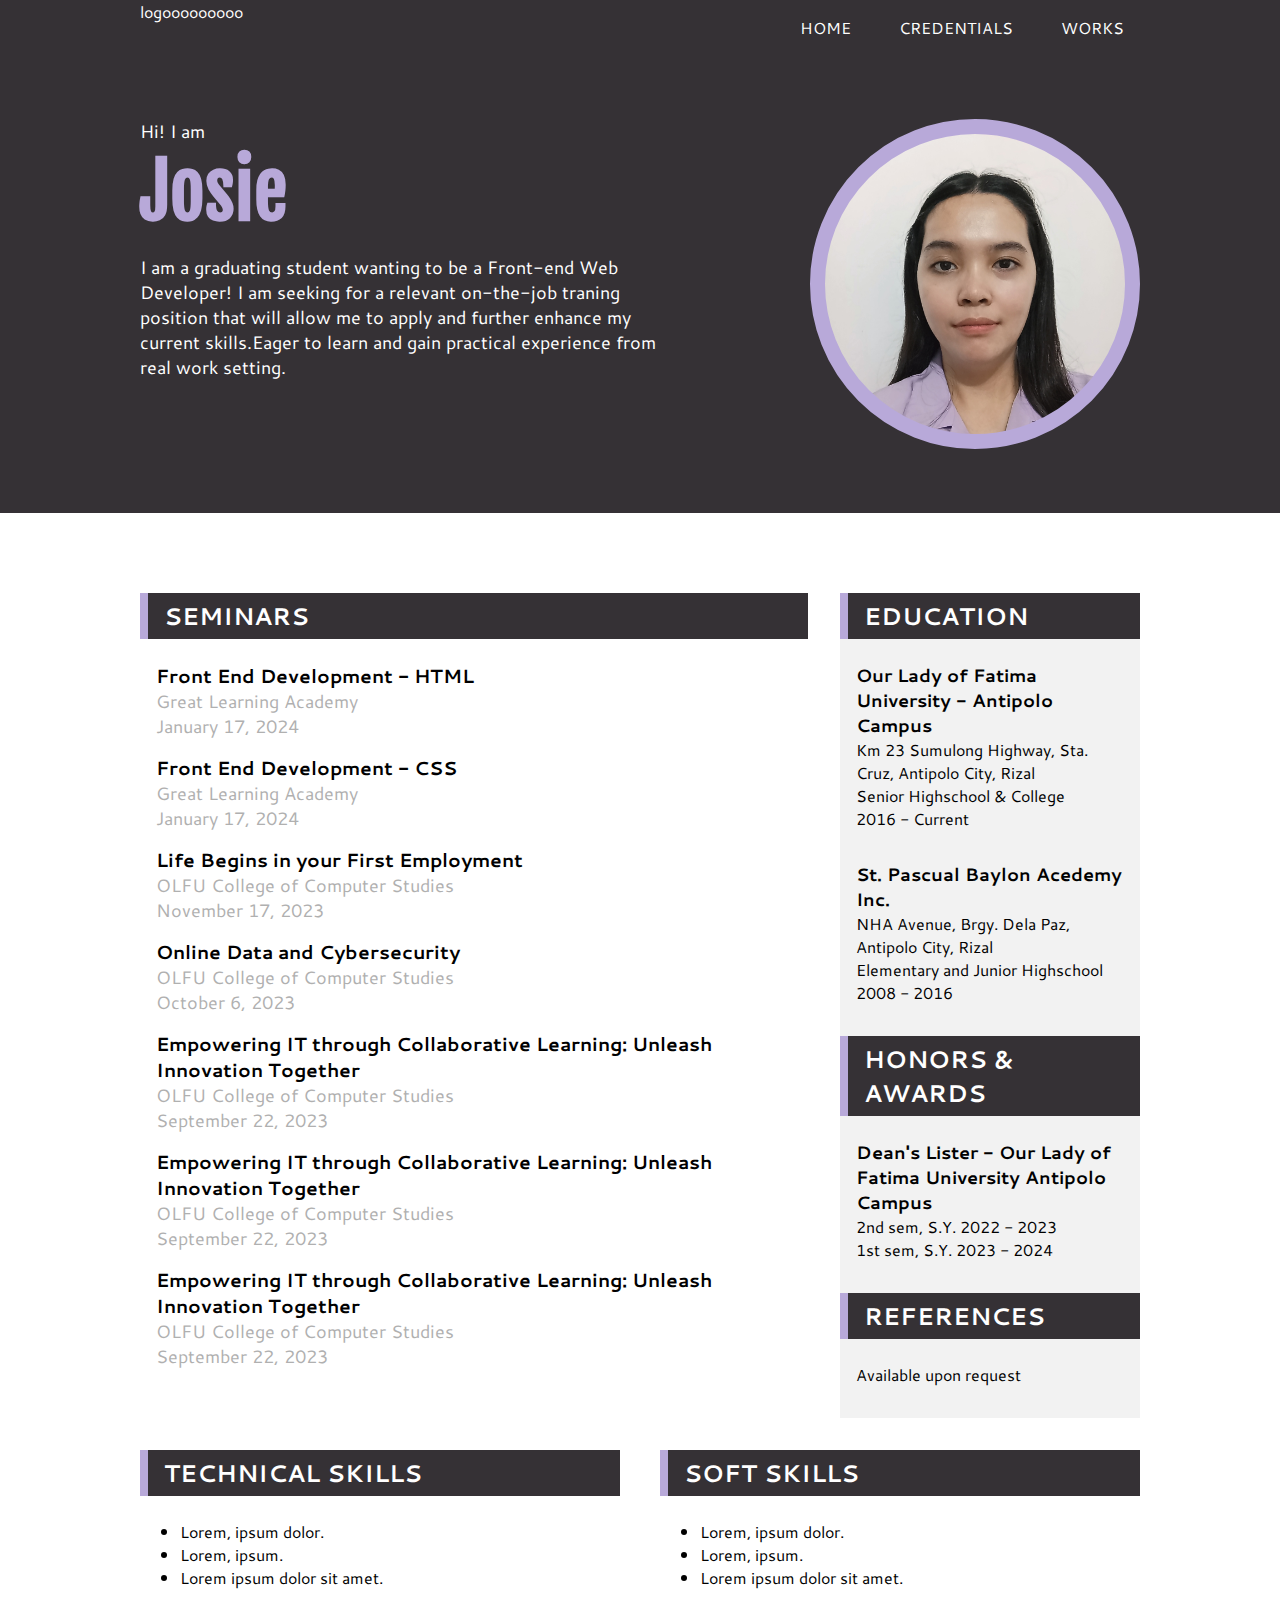
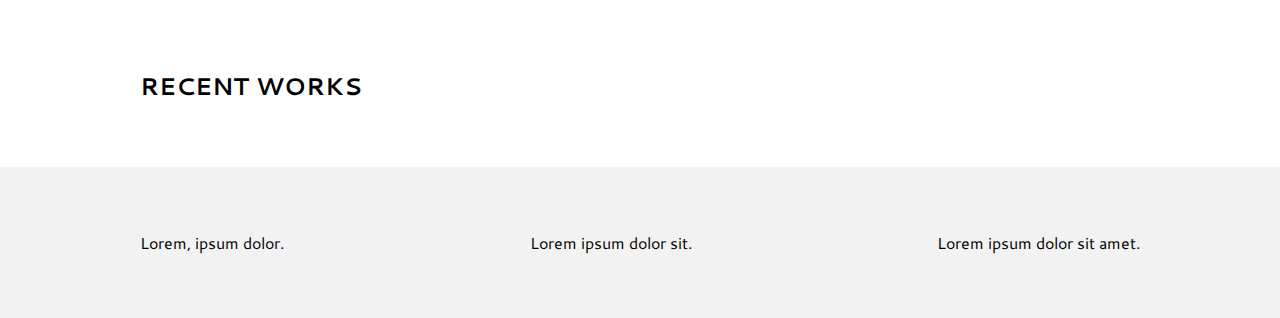
<file: index.html>
<!DOCTYPE html>
<html lang="en">
  <head>
    <meta charset="UTF-8" />
    <meta name="viewport" content="width=device-width, initial-scale=1.0" />
    <link rel="preconnect" href="https://fonts.googleapis.com" />
    <link rel="preconnect" href="https://fonts.gstatic.com" crossorigin />
    <link
      href="https://fonts.googleapis.com/css2?family=Cantarell&family=Fjalla+One&display=swap"
      rel="stylesheet"
    />
    <link rel="stylesheet" href="./resume-style.css" />

    <title>Resume - Josie Mar Espiritu</title>
  </head>
  <body>
    <header>
      <nav>
        <div class="container flex-row">
          <div class="nav_item1">logooooooooo</div>
          <div class="nav_item2">
            <ul class="nav_list flex-row">
              <li class="nav_items nav_link1"><a href="#">HOME</a></li>
              <li class="nav_items nav_link2"><a href="#">CREDENTIALS</a></li>
              <li class="nav_items nav_link3"><a href="#">WORKS</a></li>
            </ul>
          </div>
        </div>
      </nav>
      <section class="head-page">
        <div class="container flex">
          <div class="col1">
            <p>Hi! I am</p>
            <h1>Josie</h1>
            <p>
              I am a graduating student wanting to be a Front-end Web Developer!
              I am seeking for a relevant on-the-job traning position that will
              allow me to apply and further enhance my current skills.Eager to
              learn and gain practical experience from real work setting.
            </p>
          </div>
          <div class="col2">
            <div class="image"></div>
          </div>
        </div>
      </section>
    </header>

    <main>
      <div class="container main-grid">
        <section class="seminars">
          <h2 class="sub-title">SEMINARS</h2>
          <article class="article_items">
            <h3>Front End Development - HTML</h3>
            <p>Great Learning Academy</p>
            <p>January 17, 2024</p>
          </article>
          <article class="article_items">
            <h3>Front End Development - CSS</h3>
            <p>Great Learning Academy</p>
            <p>January 17, 2024</p>
          </article>
          <article class="article_items">
            <h3>Life Begins in your First Employment</h3>
            <p>OLFU College of Computer Studies</p>
            <p>November 17, 2023</p>
          </article>
          <article class="article_items">
            <h3>Online Data and Cybersecurity</h3>
            <p>OLFU College of Computer Studies</p>
            <p>October 6, 2023</p>
          </article>
          <article class="article_items">
            <h3>
              Empowering IT through Collaborative Learning: Unleash Innovation
              Together
            </h3>
            <p>OLFU College of Computer Studies</p>
            <p>September 22, 2023</p>
          </article>
          <article class="article_items">
            <h3>
              Empowering IT through Collaborative Learning: Unleash Innovation
              Together
            </h3>
            <p>OLFU College of Computer Studies</p>
            <p>September 22, 2023</p>
          </article>
          <article class="article_items">
            <h3>
              Empowering IT through Collaborative Learning: Unleash Innovation
              Together
            </h3>
            <p>OLFU College of Computer Studies</p>
            <p>September 22, 2023</p>
          </article>
        </section>

        <section class="skills flex-row">
          <div class="tech-skills">
            <h2 class="sub-title">TECHNICAL SKILLS</h2>
            <ul>
              <li>Lorem, ipsum dolor.</li>
              <li>Lorem, ipsum.</li>
              <li>Lorem ipsum dolor sit amet.</li>
            </ul>
          </div>

          <div class="soft-skills">
            <h2 class="sub-title">SOFT SKILLS</h2>
            <ul>
              <li>Lorem, ipsum dolor.</li>
              <li>Lorem, ipsum.</li>
              <li>Lorem ipsum dolor sit amet.</li>
            </ul>
          </div>
        </section>

        <section class="side">
          <div class="education">
            <h2 class="sub-title">EDUCATION</h2>

            <div class="edu_items">
              <p>
                <strong>Our Lady of Fatima University - Antipolo Campus</strong>
              </p>
              <p>Km 23 Sumulong Highway, Sta. Cruz, Antipolo City, Rizal</p>
              <p>Senior Highschool & College <p>2016 - Current</p></p>
            </div>

            <div class="edu_items">
              <p>
                <strong>St. Pascual Baylon Acedemy Inc.</strong>
              </p>
              <p>NHA Avenue, Brgy. Dela Paz, Antipolo City, Rizal</p>
              <p>Elementary and Junior Highschool <p>2008 - 2016</p></p>
            </div>
          </div>

          <div class="honor">
            
              <h2 class="sub-title">HONORS & AWARDS</h2>
              <div class="edu_items">
              <p>
                <strong>Dean's Lister - Our Lady of Fatima University Antipolo Campus</strong>
              </p>
              <p>2nd sem, S.Y. 2022 - 2023 <p>1st sem, S.Y. 2023 - 2024</p></p>
            </div>
          </div>

          <div class="ref">
            <h2 class="sub-title">REFERENCES</h2>
            <div class="edu_items"><p>Available upon request</p></div>
          </div>
        </section>
      </div>
    </main>

    <section class="works">
      <div class="container">
        <h2>RECENT WORKS</h2>
        <div class="work_item work_item1"></div>
        <div class="work_item work_item2"></div>
        <div class="work_item work_item3"></div>
        <div class="work_item work_item4"></div>
      </div>
    </section>
    <footer>
      <section class="footer">
        <div class="container">
          <div class="flex">
            <div class="footer_item1">Lorem, ipsum dolor.</div>
            <div class="footer_item2">Lorem ipsum dolor sit.</div>
            <div class="footer_item3">Lorem ipsum dolor sit amet.</div>
          </div>
        </div>
      </section>
    </footer>
  </body>
</html>
</file>
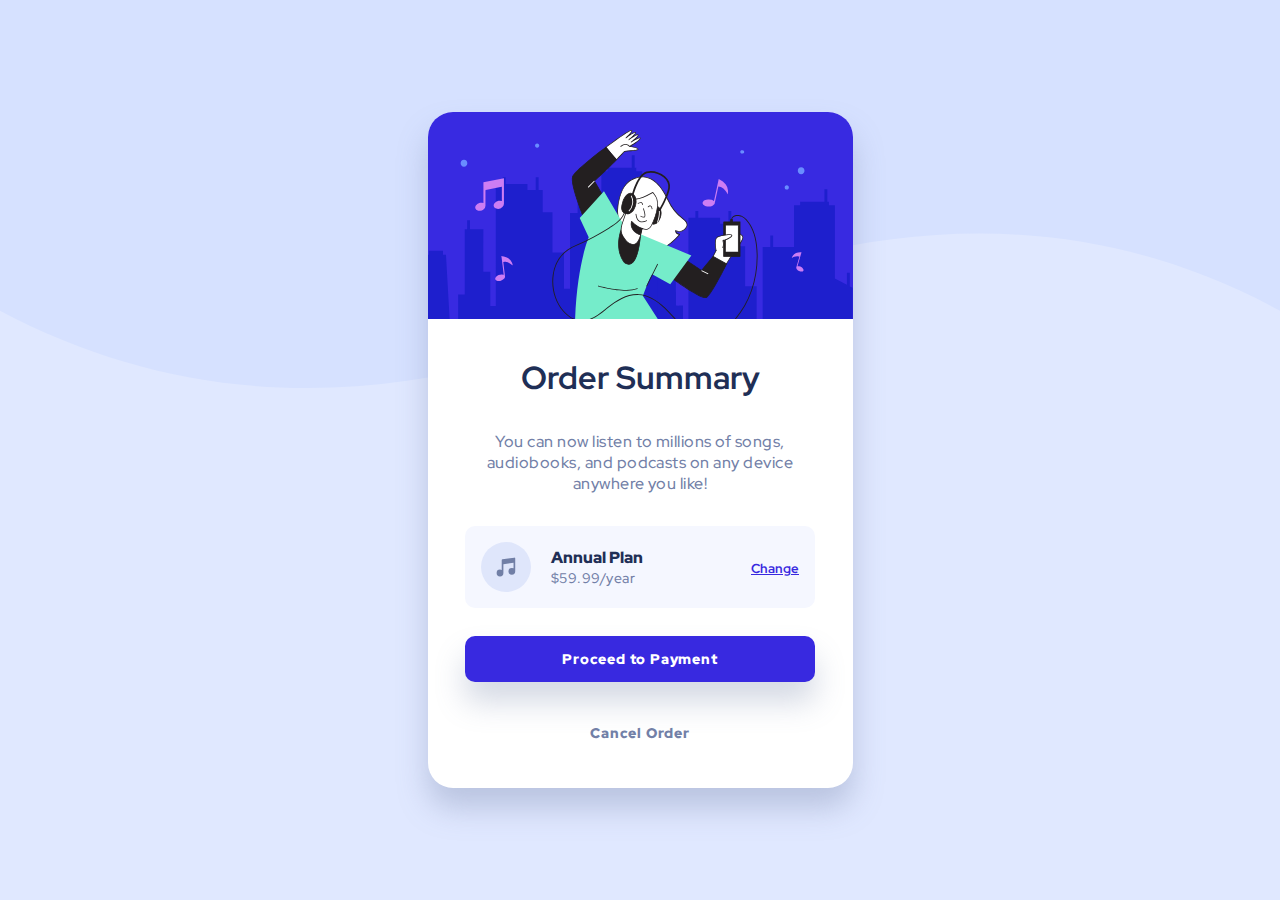
<file: 2/index.html>
<!DOCTYPE html>
<html lang="en">
  <head>
    <meta charset="UTF-8" />
    <meta name="viewport" content="width=device-width, initial-scale=1.0" />
    <title>Order Summary Component</title>

    <link rel="stylesheet" href="order-summary-component.css" />
    <link rel="preconnect" href="https://fonts.googleapis.com" />
    <link rel="preconnect" href="https://fonts.gstatic.com" crossorigin />
    <link
      href="https://fonts.googleapis.com/css2?family=Red+Hat+Display:wght@500&display=swap"
      rel="stylesheet"
    />
  </head>
  <body>
    <section class="order">
      <div class="container">
        <div class="col1">
          <img src="./images/illustration-hero.svg" alt="" />
        </div>
        <div class="col2">
          <div class="cont">
            <h1>Order Summary</h1>
            <p>
              You can now listen to millions of songs, audiobooks, and podcasts
              on any device anywhere you like!
            </p>

            <div class="plan">
              <div class="pls-work">
                <div class="aaack">
                  <img class="music" src="./images/icon-music.svg" alt="" />
                  <div>
                    <h2>Annual Plan</h2>
                    <p>$59.99/year</p>
                  </div>
                </div>

                <div>
                  <a href="#" class="ch">Change</a>
                </div>
              </div>
            </div>
            <a href="#" class="btnA">Proceed to Payment</a>
            <a href="#" class="btnB">Cancel Order</a>
          </div>
        </div>
      </div>
    </section>
  </body>
</html>
</file>
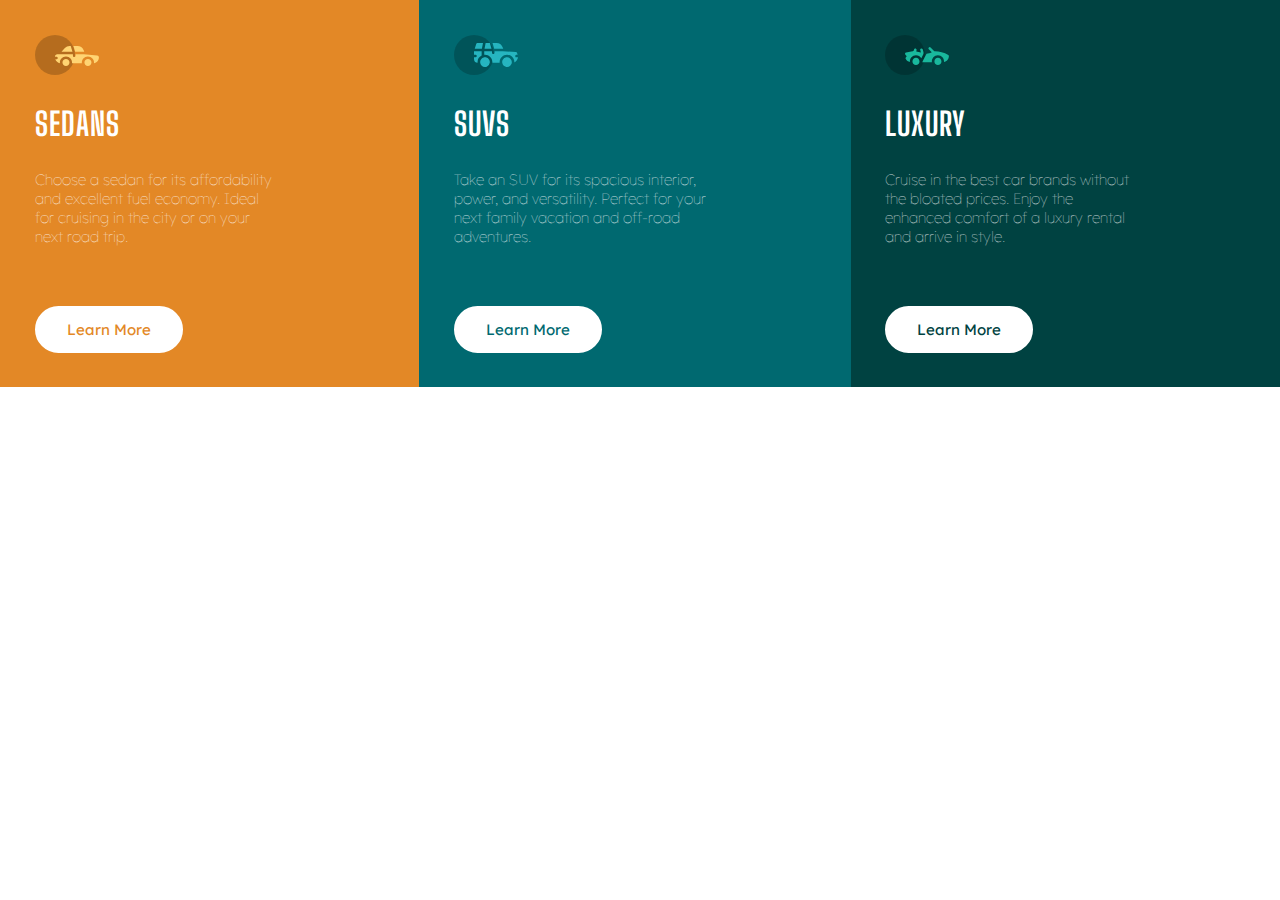
<file: fem-3-column-preview-card-mobile-first/index.html>
<!DOCTYPE html>
<html lang="en">
  <head>
    <meta charset="UTF-8" />
    <meta name="viewport" content="width=device-width, initial-scale=1.0" />
    <link rel="preconnect" href="https://fonts.googleapis.com" />
    <link rel="preconnect" href="https://fonts.gstatic.com" crossorigin />
    <link
      href="https://fonts.googleapis.com/css2?family=Big+Shoulders+Display&family=Lexend+Deca&display=swap"
      rel="stylesheet"
    />
    <link rel="stylesheet" href="3-column.css" />
    <title>3-column-card-preview</title>
  </head>
  <body>
    <div class="splitter">
      <section class="col-1">
        <img src="./images/icon-sedans.svg" alt="" aria-hidden="true" />
        <h2>SEDANS</h2>
        <div class="p-width">
          <p>
            Choose a sedan for its affordability and excellent fuel economy.
            Ideal for cruising in the city or on your next road trip.
          </p>
        </div>
        <a href="#">Learn More</a>
      </section>

      <section class="col-2">
        <img src="./images/icon-suvs.svg" alt="" aria-hidden="true" />
        <h2>SUVS</h2>
        <div class="p-width">
          <p>
            Take an SUV for its spacious interior, power, and versatility.
            Perfect for your next family vacation and off-road adventures.
          </p>
        </div>

        <a href="#">Learn More</a>
      </section>

      <section class="col-3">
        <img src="./images/icon-luxury.svg" alt="" aria-hidden="true" />
        <h2>LUXURY</h2>
        <div class="p-width">
          <p>
            Cruise in the best car brands without the bloated prices. Enjoy the
            enhanced comfort of a luxury rental and arrive in style.
          </p>
        </div>

        <a href="#">Learn More</a>
      </section>
    </div>
  </body>
</html>
</file>
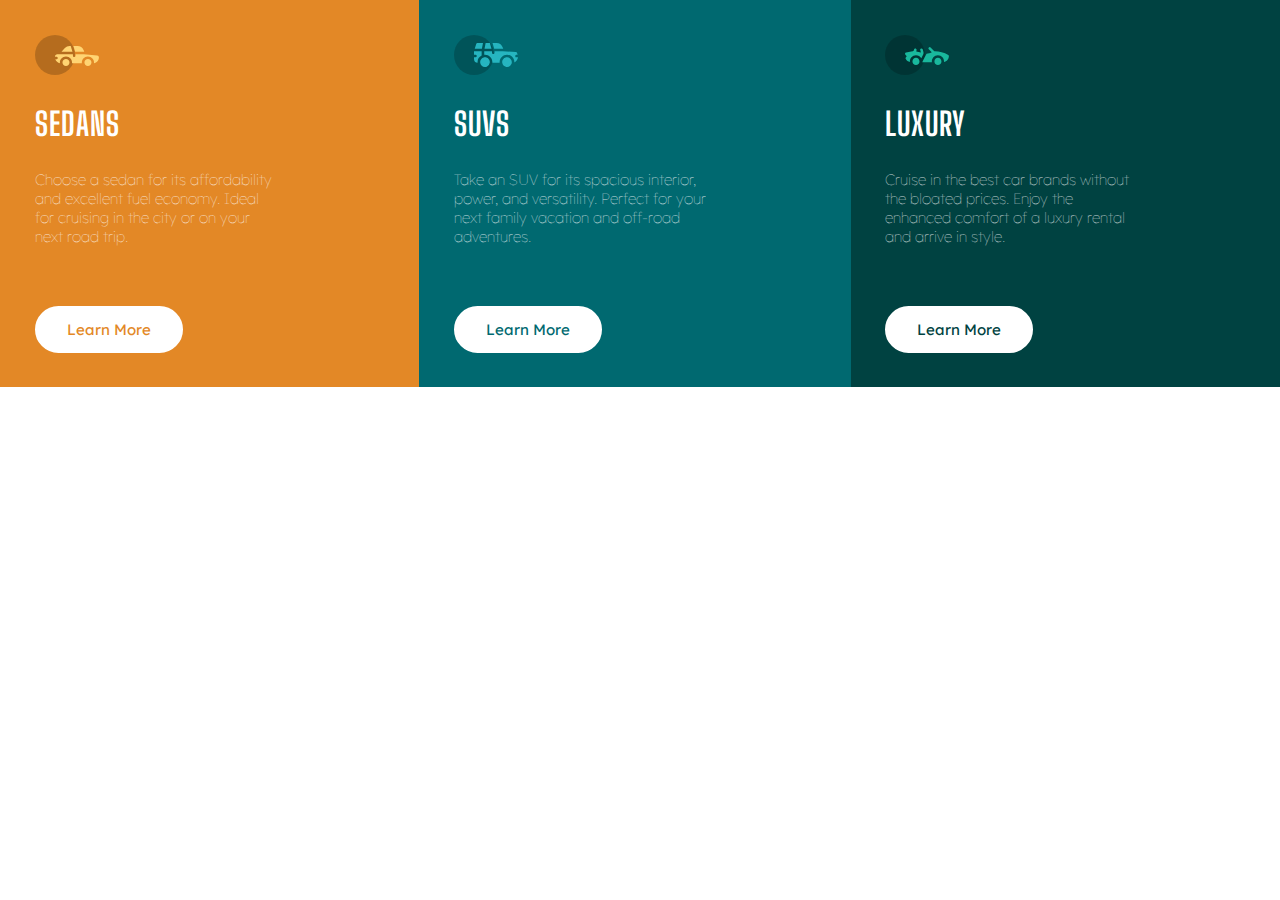
<file: 3-column.html>
<!DOCTYPE html>
<html lang="en">
  <head>
    <meta charset="UTF-8" />
    <meta name="viewport" content="width=device-width, initial-scale=1.0" />
    <link rel="preconnect" href="https://fonts.googleapis.com" />
    <link rel="preconnect" href="https://fonts.gstatic.com" crossorigin />
    <link
      href="https://fonts.googleapis.com/css2?family=Big+Shoulders+Display&family=Lexend+Deca&display=swap"
      rel="stylesheet"
    />
    <link rel="stylesheet" href="3-column.css" />
    <title>3-column-card-preview</title>
  </head>
  <body>
    <div class="splitter">
      <section class="col-1">
        <img src="icon-sedans.svg" alt="" aria-hidden="true" />
        <h2>SEDANS</h2>
        <div class="p-width">
          <p>
            Choose a sedan for its affordability and excellent fuel economy.
            Ideal for cruising in the city or on your next road trip.
          </p>
        </div>
        <a href="#">Learn More</a>
      </section>

      <section class="col-2">
        <img src="icon-suvs.svg" alt="" aria-hidden="true" />
        <h2>SUVS</h2>
        <div class="p-width">
          <p>
            Take an SUV for its spacious interior, power, and versatility.
            Perfect for your next family vacation and off-road adventures.
          </p>
        </div>

        <a href="#">Learn More</a>
      </section>

      <section class="col-3">
        <img src="icon-luxury.svg" alt="" aria-hidden="true" />
        <h2>LUXURY</h2>
        <div class="p-width">
          <p>
            Cruise in the best car brands without the bloated prices. Enjoy the
            enhanced comfort of a luxury rental and arrive in style.
          </p>
        </div>

        <a href="#">Learn More</a>
      </section>
    </div>
  </body>
</html>
</file>
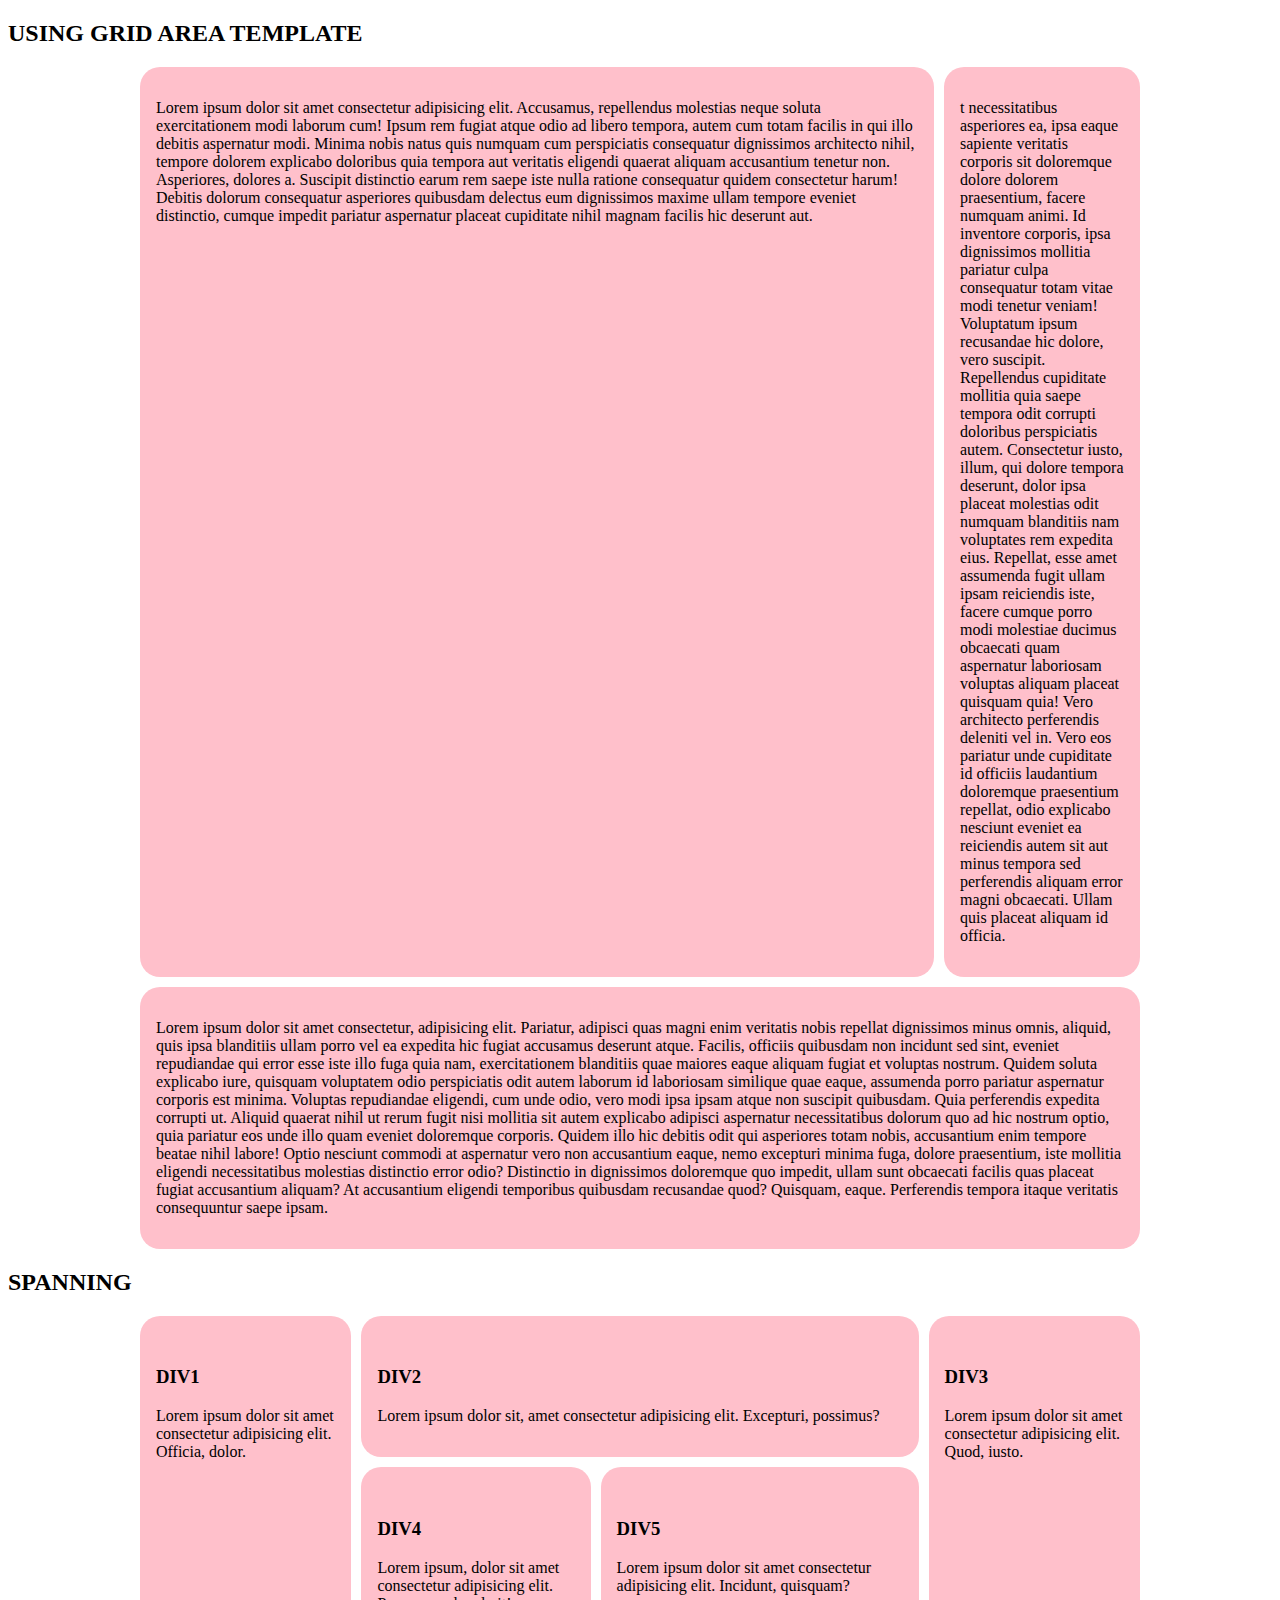
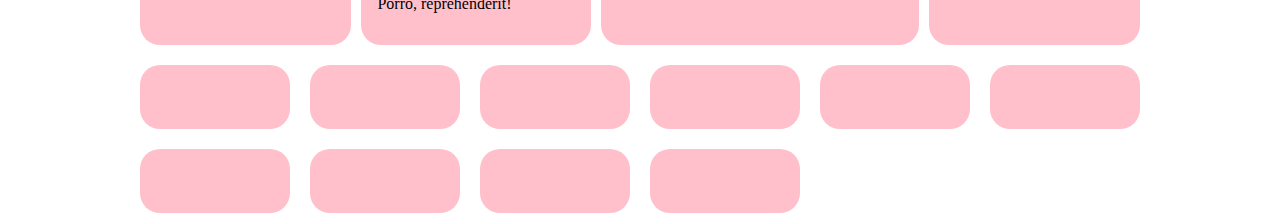
<file: grid-try.html>
<!DOCTYPE html>
<html lang="en">
  <head>
    <meta charset="UTF-8" />
    <meta name="viewport" content="width=device-width, initial-scale=1.0" />
    <title>grid</title>
    <style>
      .container {
        width: min(90%, 1000px);
        margin-inline: auto;
      }

      .main-grid {
        display: grid;
        grid-gap: 10px;
        grid-template-columns: 2fr 2fr 1fr;
        grid-template-rows: repeat(auto-fit, 1fr);
        grid-template-areas:
          "div_1    div_1   div_2"
          "div_1    div_1   div_2"
          "div_3    div_3   div_3";
      }

      .grid-2 {
        display: grid;
        grid-gap: 10px;
        /*grid-template-columns: repeat(5, 1fr);
        grid-template-rows: repeat(3, 120px); */

        grid-template-areas:
          "item1 item2 item2 item2 item3"
          "item1 item4 item5 item5 item3"
          "item1 item4 item5 item5 item3";
      }

      .div_item1 {
        grid-area: item1;
      }

      .div_item2 {
        grid-area: item2;
      }

      .div_item3 {
        grid-area: item3;
      }
      .div_item4 {
        grid-area: item4;
      }
      .div_item5 {
        grid-area: item5;
      }

      .grid-3 {
        display: grid;
        grid-template-columns: repeat(auto-fit, minmax(150px, 1fr));
        grid-gap: 20px;
      }

      .container > * {
        background-color: pink;
        padding: 2em 1em;
        border-radius: 20px;
      }

      .div_1 {
        grid-area: div_1;
      }

      .div_2 {
        grid-area: div_2;
      }

      .div_3 {
        grid-area: div_3;
      }

      section + section {
        margin-top: 20px;
      }

      @media (max-width: 1000px) {
        .main-grid {
          grid-template-areas:
            "div_1    div_1   div_1"
            "div_2    div_2   div_2"
            "div_3    div_3   div_3";
        }

        .grid-2 {
          grid-template-areas:
            "item1"
            "item2"
            "item3"
            "item4"
            "item5";
        }
      }
    </style>
  </head>
  <body>
    <section>
      <h2>USING GRID AREA TEMPLATE</h2>
      <div class="container main-grid">
        <div class="div_1">
          Lorem ipsum dolor sit amet consectetur adipisicing elit. Accusamus,
          repellendus molestias neque soluta exercitationem modi laborum cum!
          Ipsum rem fugiat atque odio ad libero tempora, autem cum totam facilis
          in qui illo debitis aspernatur modi. Minima nobis natus quis numquam
          cum perspiciatis consequatur dignissimos architecto nihil, tempore
          dolorem explicabo doloribus quia tempora aut veritatis eligendi
          quaerat aliquam accusantium tenetur non. Asperiores, dolores a.
          Suscipit distinctio earum rem saepe iste nulla ratione consequatur
          quidem consectetur harum! Debitis dolorum consequatur asperiores
          quibusdam delectus eum dignissimos maxime ullam tempore eveniet
          distinctio, cumque impedit pariatur aspernatur placeat cupiditate
          nihil magnam facilis hic deserunt aut.
        </div>
        <div class="div_2">
          t necessitatibus asperiores ea, ipsa eaque sapiente veritatis corporis
          sit doloremque dolore dolorem praesentium, facere numquam animi. Id
          inventore corporis, ipsa dignissimos mollitia pariatur culpa
          consequatur totam vitae modi tenetur veniam! Voluptatum ipsum
          recusandae hic dolore, vero suscipit. Repellendus cupiditate mollitia
          quia saepe tempora odit corrupti doloribus perspiciatis autem.
          Consectetur iusto, illum, qui dolore tempora deserunt, dolor ipsa
          placeat molestias odit numquam blanditiis nam voluptates rem expedita
          eius. Repellat, esse amet assumenda fugit ullam ipsam reiciendis iste,
          facere cumque porro modi molestiae ducimus obcaecati quam aspernatur
          laboriosam voluptas aliquam placeat quisquam quia! Vero architecto
          perferendis deleniti vel in. Vero eos pariatur unde cupiditate id
          officiis laudantium doloremque praesentium repellat, odio explicabo
          nesciunt eveniet ea reiciendis autem sit aut minus tempora sed
          perferendis aliquam error magni obcaecati. Ullam quis placeat aliquam
          id officia.
        </div>
        <div class="div_3">
          Lorem ipsum dolor sit amet consectetur, adipisicing elit. Pariatur,
          adipisci quas magni enim veritatis nobis repellat dignissimos minus
          omnis, aliquid, quis ipsa blanditiis ullam porro vel ea expedita hic
          fugiat accusamus deserunt atque. Facilis, officiis quibusdam non
          incidunt sed sint, eveniet repudiandae qui error esse iste illo fuga
          quia nam, exercitationem blanditiis quae maiores eaque aliquam fugiat
          et voluptas nostrum. Quidem soluta explicabo iure, quisquam voluptatem
          odio perspiciatis odit autem laborum id laboriosam similique quae
          eaque, assumenda porro pariatur aspernatur corporis est minima.
          Voluptas repudiandae eligendi, cum unde odio, vero modi ipsa ipsam
          atque non suscipit quibusdam. Quia perferendis expedita corrupti ut.
          Aliquid quaerat nihil ut rerum fugit nisi mollitia sit autem explicabo
          adipisci aspernatur necessitatibus dolorum quo ad hic nostrum optio,
          quia pariatur eos unde illo quam eveniet doloremque corporis. Quidem
          illo hic debitis odit qui asperiores totam nobis, accusantium enim
          tempore beatae nihil labore! Optio nesciunt commodi at aspernatur vero
          non accusantium eaque, nemo excepturi minima fuga, dolore praesentium,
          iste mollitia eligendi necessitatibus molestias distinctio error odio?
          Distinctio in dignissimos doloremque quo impedit, ullam sunt obcaecati
          facilis quas placeat fugiat accusantium aliquam? At accusantium
          eligendi temporibus quibusdam recusandae quod? Quisquam, eaque.
          Perferendis tempora itaque veritatis consequuntur saepe ipsam.
        </div>
      </div>
    </section>

    <section>
      <h2>SPANNING</h2>
      <div class="container grid-2">
        <div class="div_item1">
          <h3>DIV1</h3>
          Lorem ipsum dolor sit amet consectetur adipisicing elit. Officia,
          dolor.
        </div>
        <div class="div_item2">
          <h3>DIV2</h3>
          Lorem ipsum dolor sit, amet consectetur adipisicing elit. Excepturi,
          possimus?
        </div>
        <div class="div_item3">
          <h3>DIV3</h3>
          Lorem ipsum dolor sit amet consectetur adipisicing elit. Quod, iusto.
        </div>
        <div class="div_item4">
          <h3>DIV4</h3>
          Lorem ipsum, dolor sit amet consectetur adipisicing elit. Porro,
          reprehenderit!
        </div>
        <div class="div_item5">
          <h3>DIV5</h3>
          Lorem ipsum dolor sit amet consectetur adipisicing elit. Incidunt,
          quisquam?
        </div>
      </div>
    </section>

    <section>
      <div class="container grid-3">
        <div class="autfit"></div>
        <div class="autfit"></div>
        <div class="autfit"></div>
        <div class="autfit"></div>
        <div class="autfit"></div>
        <div class="autfit"></div>
        <div class="autfit"></div>
        <div class="autfit"></div>
        <div class="autfit"></div>
        <div class="autfit"></div>
      </div>
    </section>
  </body>
</html>
</file>
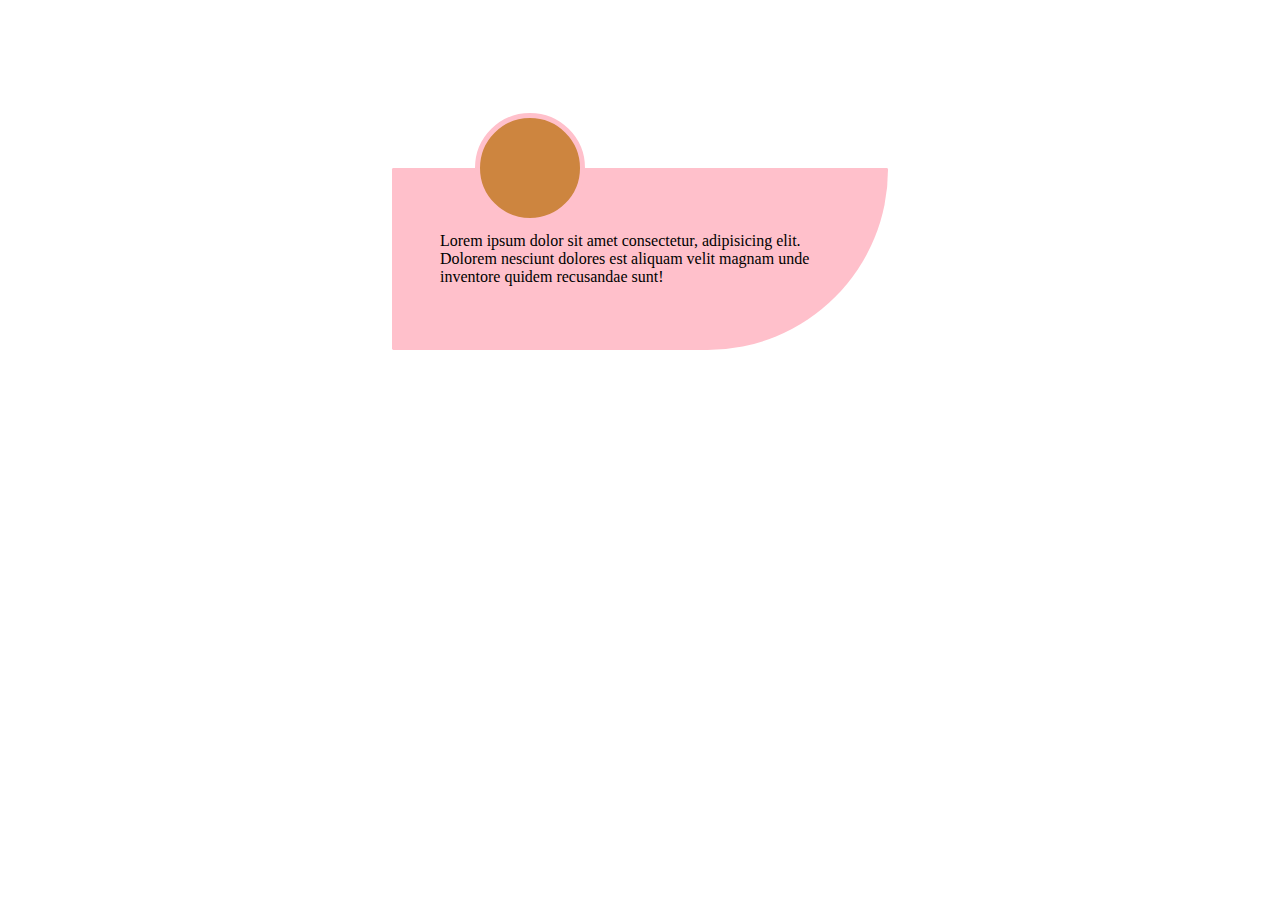
<file: try.html>
<!DOCTYPE html>
<html lang="en">
  <head>
    <meta charset="UTF-8" />
    <meta name="viewport" content="width=device-width, initial-scale=1.0" />
    <title>Document</title>
  </head>

  <style>
    .container {
      margin: auto 0;
      margin-inline: auto;
      width: min(90%, 400px);

      padding: 3em;

      background-color: pink;
      border-radius: 8px;
      border-bottom-right-radius: 1000px;
      position: relative;
      display: flex;
    }

    .felx {
      display: flex;
      justify-content: center;
      flex-direction: column;
    }

    .img {
      width: 100px;
      height: 100px;
      background-color: peru;
      border: 5px solid pink;
      border-radius: 100px;
      position: absolute;
      display: block;

      top: 0;
      left: 50%;
      transform: translate(-150%, -50%);
    }

    section {
      padding: 10em 0;
    }
  </style>
  <body>
    <section>
      <div class="container felx">
        <div class="img"></div>
        <p>
          Lorem ipsum dolor sit amet consectetur, adipisicing elit. Dolorem
          nesciunt dolores est aliquam velit magnam unde inventore quidem
          recusandae sunt!
        </p>
      </div>
    </section>
  </body>
</html>
</file>
<file: resume-style.css>
:root {
  --primary-blk: #353135;
  --primary-purple: #b8a9d9;
  --gold: #f2b66d;
  --off-white: #f2f2f2;
  --cantarell: "Cantarell", sans-serif;
  --fjalla: "Fjalla One", sans-serif;
  --h1: clamp(2.25rem, 6vw,4.7rem);
  --p: clamp(.65rem,6vw,1.1rem);
}

html {
  box-sizing: border-box;
}

body, h1, h2, h3, p {
  margin: 0;
  font-family: var(--cantarell);
}

p {
  font-size: var(--p);
}

.container {
  width: min(90%, 1000px);
  margin-inline: auto;
}

img {
  width: 50%;
}

.flex {
  display: flex;
  flex-direction: column-reverse;
  justify-content: space-between;
}

section {
  padding: clamp(3em, 10vw, 4em) 0;
}

.flex-row {
  display: flex;
  flex-direction: column;
}

h1 {
  font-size: var(--h1);
  font-family: var(--fjalla);
  color: var(--primary-purple);
}

.col2 {
  display: flex;
  justify-content: center;
  align-content: center;
  overflow: hidden;
}

.image {
  background-image: url(./images/2x2.jpg);
  width: 200px;
  height: 200px;
  background-position: center center;
  background-repeat: no-repeat;
  -o-object-fit: contain;
     object-fit: contain;
  background-size: cover;
  border-radius: 1000px;
  overflow: hidden;
  border: 15px solid var(--primary-purple);
}

.nav_list {
  list-style: none;
}

.nav_items a {
  text-decoration: none;
  padding: 0 1em;
  color: white;
}

.nav_items + .nav_items {
  margin-left: 1em;
}

main {
  margin-top: 5em;
}

main > section {
  padding: 0;
}

.main-grid {
  display: grid;
  grid-gap: clamp(1rem, 4vw, 2rem);
  grid-template-columns: 1fr 1fr 300px;
  grid-template-areas: "main main main" "side side side" "skill skill skill";
}

.seminars {
  grid-area: main;
  padding: 0;
}

.skills {
  grid-area: skill;
  padding: 0;
}

.side {
  padding-top: 0;
  margin-top: 3em;
  grid-area: side;
  background-color: var(--off-white);
}

.article_items {
  padding-left: 1em;
}
.article_items p {
  color: #b0b0b0;
}

.article_items:hover {
  background-color: var(--off-white);
}

.sub-title {
  margin-bottom: 1em;
  background-color: var(--primary-blk);
  color: white;
  border-left: 8px solid var(--primary-purple);
  padding: 0.25em 0;
  padding-left: 1rem;
}

.article_items + .article_items {
  margin-top: 1em;
}

.edu_items {
  padding-left: 1em;
  padding-right: 1em;
  margin-top: 1em;
  margin-bottom: 2em;
}
.edu_items strong {
  font-size: 1.1rem;
}
.edu_items p {
  font-size: 1em;
}

header {
  background-color: var(--primary-blk);
  color: white;
}

footer {
  background-color: var(--off-white);
}

@media (min-width: 900px) {
  .flex {
    flex-direction: row;
    justify-content: space-between;
  }
  .flex-row {
    display: flex;
    flex-direction: row;
    justify-content: space-between;
  }
  .col1 {
    width: 55%;
  }
  .col2 {
    width: 40%;
    align-items: center;
    justify-content: flex-end;
  }
  h1 {
    margin-bottom: 1rem;
  }
  .image {
    width: 300px;
    height: 300px;
  }
  .main-grid {
    grid-template-areas: "main main side" "main main side" "skill skill skill";
  }
  .soft-skills {
    width: 48%;
  }
  .tech-skills {
    width: 48%;
  }
  .seminars {
    grid-area: main;
    padding: 0;
  }
  .skills {
    grid-area: skill;
    padding: 0;
  }
  .side {
    padding: 0;
    margin-top: 0;
  }
}/*# sourceMappingURL=resume-style.css.map */
</file>
<file: 2/order-summary-component.css>
:root {
  --pblue: hsl(225, 100%, 94%);
  --bblue: hsl(245, 75%, 52%);
  --vpblue: hsl(225, 100%, 98%);
  --dsblue: hsl(224, 23%, 55%);
  --dblue: hsl(223, 47%, 23%);
  --rhd-font: "Red Hat Display", sans-serif;
  --fw-500: 500;
  --fw-700: 700;
  --fw-900: 900;
}

html {
  box-sizing: border-box;
}

img {
  width: 100%;
  -o-object-fit: cover;
     object-fit: cover;
}

body {
  margin: 0;
  background-color: var(--pblue);
  background-image: url(./images/pattern-background-desktop.svg);
  background-repeat: no-repeat;
  background-size: contain;
  background-position: top center;
  font-family: var(--rhd-font);
}

* {
  margin: 0;
}

h1 {
  margin-bottom: 1em;
  font-weight: bold;
  color: var(--dblue);
}

h2 {
  font-size: 1rem;
  font-weight: 1000;
  color: var(--dblue);
}

p {
  color: var(--dsblue);
  font-weight: 500;
  letter-spacing: 0.03rem;
}

a {
  display: inline-block;
  text-align: center;
  text-decoration: none;
  letter-spacing: normal;
  font-size: 0.875rem;
  font-weight: var(--fw-900);
}

.btnA {
  margin-top: 2em;
  display: block;
  background-color: var(--bblue);
  color: white;
  letter-spacing: 0.05rem;
  padding: 1em 0;
  text-align: center;
  border-radius: 10px;
  box-shadow: 0px 20px 30px rgba(114, 128, 167, 0.3);
}

.btnB {
  display: block;
  color: var(--dsblue);
  letter-spacing: 0.05rem;
  padding: 1em 0;
  border-radius: 10px;
  margin-top: 2em;
}

section {
  height: 100vh;
  display: flex;
  align-items: center;
  justify-content: center;
}

.container {
  background-color: white;
  text-align: center;
  margin-inline: auto;
  width: 90%;
  max-width: 425px;
  overflow: hidden;
  border-radius: 25px;
  box-shadow: 0px 20px 30px rgba(114, 128, 167, 0.35);
}

.col1 {
  flex-wrap: wrap;
}

.col2 {
  padding: 2em 0;
  display: flex;
  flex-direction: column;
}

.cont {
  width: 85%;
  max-width: 350px;
  margin-inline: auto;
}

.plan {
  margin-top: 2em;
  border-radius: 10px;
  background-color: var(--vpblue);
  padding: 1em;
}
.plan p {
  font-size: 0.9rem;
}
.plan .ch {
  font-size: 0.8rem;
  color: var(--bblue);
}
.plan a {
  font-weight: bold;
  text-decoration: underline;
}
.plan .aaack {
  display: flex;
}
.plan .aaack div {
  justify-content: flex-start;
  align-self: center;
}
.plan .aaack div h4 {
  margin-bottom: 0.5em;
}
.plan .pls-work {
  display: flex;
  text-align: left;
  align-items: center;
  justify-content: space-between;
}

.music {
  height: 50px;
  width: 50px;
  margin-right: 20px;
}/*# sourceMappingURL=order-summary-component.css.map */
</file>
<file: fem-3-column-preview-card-mobile-first/3-column.css>
:root {
  --Bright-orange: hsl(31, 77%, 52%);
  --Dark-cyan: hsl(184, 100%, 22%);
  --Very-dark-cyan: hsl(179, 100%, 13%);
  --font-size: 0.9375rem;
  --fweight-400: 400;
  --fweign-700: 700;
  --lexen: "Lexend Deca", sans-serif;
  --bshoulder: "Big Shoulders Display", sans-serif;
}

html {
  box-sizing: border-box;
}

body {
  margin: 0;
  font-family: var(--lexen);
  font-size: var(--font-size);
  color: white;
  
}

section {
  padding: 2.3em;
  
}

h2 {
  font-size: 2rem;
  letter-spacing: 1px;
  font-family: var(--bshoulder);
}

p {
  margin-bottom: 4em;
  opacity: 80%;
  font-weight: 100;
}

.p-width {
  width: 100%;
  max-width: 70%;
}

a {
  background-color: white;
  display: inline-block;
  padding: 0.8em 2em;
  border-radius: 50px;
  text-decoration: none;
  border: 2px solid white;
}

.splitter {
  display: flex;
  flex-direction: column;
  
}

.col-1 {
  background-color: var(--Bright-orange);
  
  
}
.col-1 a {
  color: var(--Bright-orange);
}

.col-2 {
  background-color: var(--Dark-cyan);
 
 
}
.col-2 a {
  color: var(--Dark-cyan);
}

.col-3 {
  background-color: var(--Very-dark-cyan);
}
.col-3 a {
  color: var(--Very-dark-cyan);
}

a:hover {
  opacity: 90%;
}

a:active {
  opacity: 100%;
  color: white;
  border: 2px solid white;
  background-color: transparent;
}

@media only screen and (min-width: 800px) {
  .splitter {
    display: flex;
    flex-direction: row;
   
  }


}/*# sourceMappingURL=3-column.css.map */
</file>
<file: 3-column.css>
:root {
  --Bright-orange: hsl(31, 77%, 52%);
  --Dark-cyan: hsl(184, 100%, 22%);
  --Very-dark-cyan: hsl(179, 100%, 13%);
  --font-size: 0.9375rem;
  --fweight-400: 400;
  --fweign-700: 700;
  --lexen: "Lexend Deca", sans-serif;
  --bshoulder: "Big Shoulders Display", sans-serif;
}

html {
  box-sizing: border-box;
}

body {
  margin: 0;
  font-family: var(--lexen);
  font-size: var(--font-size);
  color: white;
}

section {
  padding: 2.3em;
}

h2 {
  font-size: 2rem;
  letter-spacing: 1px;
  font-family: var(--bshoulder);
}

p {
  margin-bottom: 4em;
  opacity: 80%;
  font-weight: 100;
}

.p-width {
  width: 100%;
  max-width: 70%;
}

a {
  background-color: white;
  display: inline-block;
  padding: 0.8em 2em;
  border-radius: 50px;
  text-decoration: none;
  border: 2px solid white;
}

.splitter {
  display: flex;
  flex-direction: column;
}

.col-1 {
  background-color: var(--Bright-orange);
}
.col-1 a {
  color: var(--Bright-orange);
}

.col-2 {
  background-color: var(--Dark-cyan);
}
.col-2 a {
  color: var(--Dark-cyan);
}

.col-3 {
  background-color: var(--Very-dark-cyan);
}
.col-3 a {
  color: var(--Very-dark-cyan);
}

a:hover {
  opacity: 90%;
}

a:active {
  opacity: 100%;
  color: white;
  border: 2px solid white;
  background-color: transparent;
}

@media only screen and (min-width: 800px) {
  .splitter {
    display: flex;
    flex-direction: row;
  }
}/*# sourceMappingURL=3-column.css.map */
</file>
